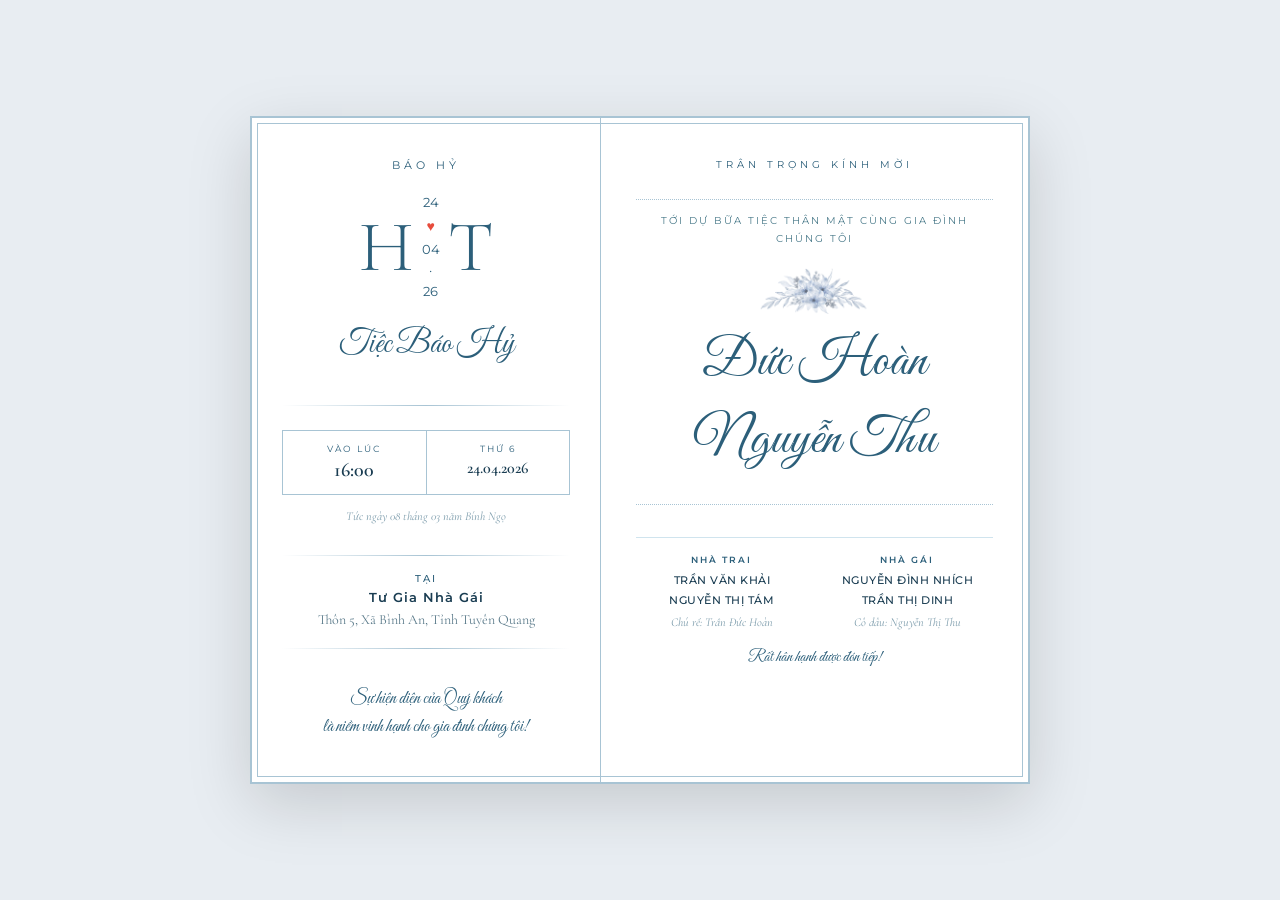
<file: thiep-cuoi.html>
<!DOCTYPE html>
<html lang="vi">
<head>
<meta charset="UTF-8">
<meta name="viewport" content="width=device-width, initial-scale=1.0">
<title>Thiệp Báo Hỷ - Đức Hoàn & Nguyễn Thu</title>
<link href="https://fonts.googleapis.com/css2?family=Cormorant+Garamond:ital,wght@0,300;0,400;0,600;1,300;1,400&family=Great+Vibes&family=Montserrat:wght@300;400;500&display=swap" rel="stylesheet">
<style>
  * { margin: 0; padding: 0; box-sizing: border-box; }

  body {
    background: #e8edf2;
    min-height: 100vh;
    display: flex;
    align-items: center;
    justify-content: center;
    padding: 40px 20px;
    font-family: 'Cormorant Garamond', serif;
  }

  .card {
    width: 780px;
    max-width: 100%;
    background: #fff;
    border: 2px solid #a8c4d4;
    display: flex;
    box-shadow: 0 20px 60px rgba(0,0,0,0.15);
    position: relative;
    animation: fadeIn 1s ease;
  }

  @keyframes fadeIn {
    from { opacity: 0; transform: translateY(20px); }
    to { opacity: 1; transform: translateY(0); }
  }

  /* Viền ngoài */
  .card::before {
    content: '';
    position: absolute;
    inset: 5px;
    border: 1px solid #a8c4d4;
    pointer-events: none;
    z-index: 10;
  }

  /* LEFT PANEL */
  .left {
    width: 45%;
    padding: 40px 30px;
    display: flex;
    flex-direction: column;
    align-items: center;
    border-right: 1px solid #a8c4d4;
    position: relative;
  }

  .bao-hy {
    font-family: 'Montserrat', sans-serif;
    font-size: 11px;
    letter-spacing: 4px;
    color: #2c5f7a;
    text-transform: uppercase;
    margin-bottom: 20px;
  }

  .monogram {
    display: flex;
    align-items: center;
    gap: 8px;
    margin-bottom: 8px;
  }

  .monogram-letter {
    font-family: 'Cormorant Garamond', serif;
    font-size: 72px;
    font-weight: 300;
    color: #2c5f7a;
    line-height: 1;
  }

  .monogram-date {
    display: flex;
    flex-direction: column;
    align-items: center;
    font-family: 'Montserrat', sans-serif;
    font-size: 13px;
    color: #2c5f7a;
    line-height: 1.6;
  }

  .monogram-date .heart {
    color: #e74c3c;
    font-size: 14px;
    margin: 2px 0;
  }

  .tiệc-title {
    font-family: 'Great Vibes', cursive;
    font-size: 32px;
    color: #2c5f7a;
    margin: 16px 0 24px;
    text-align: center;
  }

  .divider {
    width: 100%;
    height: 1px;
    background: linear-gradient(to right, transparent, #a8c4d4, transparent);
    margin: 16px 0;
  }

  .info-box {
    width: 100%;
    display: flex;
    justify-content: center;
    gap: 0;
    border: 1px solid #a8c4d4;
    margin: 8px 0;
  }

  .info-cell {
    flex: 1;
    padding: 12px 8px;
    text-align: center;
  }

  .info-cell:first-child {
    border-right: 1px solid #a8c4d4;
  }

  .info-label {
    font-family: 'Montserrat', sans-serif;
    font-size: 9px;
    letter-spacing: 2px;
    color: #2c5f7a;
    text-transform: uppercase;
    margin-bottom: 4px;
  }

  .info-value {
    font-family: 'Cormorant Garamond', serif;
    font-size: 20px;
    font-weight: 600;
    color: #1a3d52;
  }

  .info-value.small {
    font-size: 16px;
  }

  .am-lich {
    font-family: 'Cormorant Garamond', serif;
    font-style: italic;
    font-size: 12px;
    color: #7a9aaa;
    margin: 6px 0 16px;
    text-align: center;
  }

  .address-title {
    font-family: 'Montserrat', sans-serif;
    font-size: 10px;
    letter-spacing: 2px;
    color: #2c5f7a;
    text-transform: uppercase;
    font-weight: 500;
    margin-bottom: 4px;
    text-align: center;
  }

  .address-name {
    font-family: 'Montserrat', sans-serif;
    font-size: 13px;
    font-weight: 600;
    color: #1a3d52;
    text-align: center;
    letter-spacing: 1px;
    margin-bottom: 4px;
  }

  .address-detail {
    font-family: 'Cormorant Garamond', serif;
    font-size: 14px;
    color: #5a7a8a;
    text-align: center;
    line-height: 1.6;
  }

  .quote {
    font-family: 'Great Vibes', cursive;
    font-size: 18px;
    color: #2c5f7a;
    text-align: center;
    line-height: 1.6;
    margin-top: 20px;
    padding: 0 10px;
  }

  /* RIGHT PANEL */
  .right {
    width: 55%;
    padding: 40px 35px;
    display: flex;
    flex-direction: column;
    align-items: center;
    position: relative;
  }

  .tran-trong {
    font-family: 'Montserrat', sans-serif;
    font-size: 10px;
    letter-spacing: 4px;
    color: #2c5f7a;
    text-transform: uppercase;
    margin-bottom: 16px;
  }

  .dotted-line {
    width: 100%;
    border-top: 1px dotted #a8c4d4;
    margin: 12px 0;
  }

  .invite-text {
    font-family: 'Montserrat', sans-serif;
    font-size: 10px;
    letter-spacing: 2px;
    color: #4a7a8a;
    text-transform: uppercase;
    text-align: center;
    line-height: 1.8;
    margin-bottom: 8px;
  }

  .groom-name {
    font-family: 'Great Vibes', cursive;
    font-size: 52px;
    color: #2c5f7a;
    text-align: center;
    line-height: 1.2;
    margin: 8px 0;
  }

  .bride-name {
    font-family: 'Great Vibes', cursive;
    font-size: 52px;
    color: #2c5f7a;
    text-align: center;
    line-height: 1.2;
    margin: 8px 0 20px;
  }

  /* Hoa trang trí */
  .flower-decoration {
    position: absolute;
    right: -10px;
    top: 50%;
    transform: translateY(-50%);
    font-size: 80px;
    opacity: 0.15;
    pointer-events: none;
  }

  /* Gia đình */
  .family-section {
    width: 100%;
    display: flex;
    justify-content: space-between;
    margin-top: 20px;
    padding-top: 16px;
    border-top: 1px solid #d0e4ee;
  }

  .family-col {
    width: 48%;
    text-align: center;
  }

  .family-label {
    font-family: 'Montserrat', sans-serif;
    font-size: 9px;
    letter-spacing: 2px;
    color: #2c5f7a;
    text-transform: uppercase;
    font-weight: 600;
    margin-bottom: 6px;
  }

  .family-name {
    font-family: 'Montserrat', sans-serif;
    font-size: 11px;
    color: #1a3d52;
    font-weight: 500;
    line-height: 1.8;
    letter-spacing: 0.5px;
  }

  .family-member {
    font-family: 'Cormorant Garamond', serif;
    font-style: italic;
    font-size: 12px;
    color: #7a9aaa;
    margin-top: 4px;
  }

  .hoa-svg {
    width: 120px;
    opacity: 0.7;
    margin: 10px auto;
    display: block;
  }

  @media (max-width: 600px) {
    .card {
      flex-direction: column;
    }
    .left, .right {
      width: 100%;
      border-right: none;
      border-bottom: 1px solid #a8c4d4;
    }
    .groom-name, .bride-name {
      font-size: 40px;
    }
  }
</style>
</head>
<body>

<div class="card">

  <!-- LEFT -->
  <div class="left">
    <p class="bao-hy">Báo Hỷ</p>

    <div class="monogram">
      <span class="monogram-letter">H</span>
      <div class="monogram-date">
        <span>24</span>
        <span class="heart">♥</span>
        <span>04</span>
        <span>·</span>
        <span>26</span>
      </div>
      <span class="monogram-letter">T</span>
    </div>

    <p class="tiệc-title">Tiệc Báo Hỷ</p>

    <div class="divider"></div>

    <div class="info-box">
      <div class="info-cell">
        <p class="info-label">Vào lúc</p>
        <p class="info-value">16:00</p>
      </div>
      <div class="info-cell">
        <p class="info-label">Thứ 6</p>
        <p class="info-value small">24.04.2026</p>
      </div>
    </div>

    <p class="am-lich">Tức ngày 08 tháng 03 năm Bính Ngọ</p>

    <div class="divider"></div>

    <p class="address-title">Tại</p>
    <p class="address-name">Tư Gia Nhà Gái</p>
    <p class="address-detail">Thôn 5, Xã Bình An, Tỉnh Tuyên Quang</p>

    <div class="divider"></div>

    <p class="quote">Sự hiện diện của Quý khách<br>là niềm vinh hạnh cho gia đình chúng tôi!</p>
  </div>

  <!-- RIGHT -->
  <div class="right">
    <p class="tran-trong">Trân Trọng Kính Mời</p>
    <div class="dotted-line"></div>

    <p class="invite-text">
      TỚI DỰ BỮA TIỆC THÂN MẬT CÙNG GIA ĐÌNH CHÚNG TÔI
    </p>

    <!-- Hoa trang trí SVG -->
    <img class="hoa-svg" src="1.png" >
    
    <p class="groom-name">Đức Hoàn</p>
    <p class="bride-name">Nguyễn Thu</p>

    <div class="dotted-line"></div>

    <div class="family-section">
      <div class="family-col">
        <p class="family-label">Nhà Trai</p>
        <p class="family-name">TRẦN VĂN KHẢI<br>NGUYỄN THỊ TÁM</p>
        <p class="family-member">Chú rể: Trần Đức Hoàn</p>
      </div>
      <div class="family-col">
        <p class="family-label">Nhà Gái</p>
        <p class="family-name">NGUYỄN ĐÌNH NHÍCH<br>TRẦN THỊ DINH</p>
        <p class="family-member">Cô dâu: Nguyễn Thị Thu</p>
      </div>
    </div>

    <p class="quote" style="margin-top: 16px; font-size: 16px;">Rất hân hạnh được đón tiếp!</p>
  </div>

</div>

</body>
</html>
</file>
